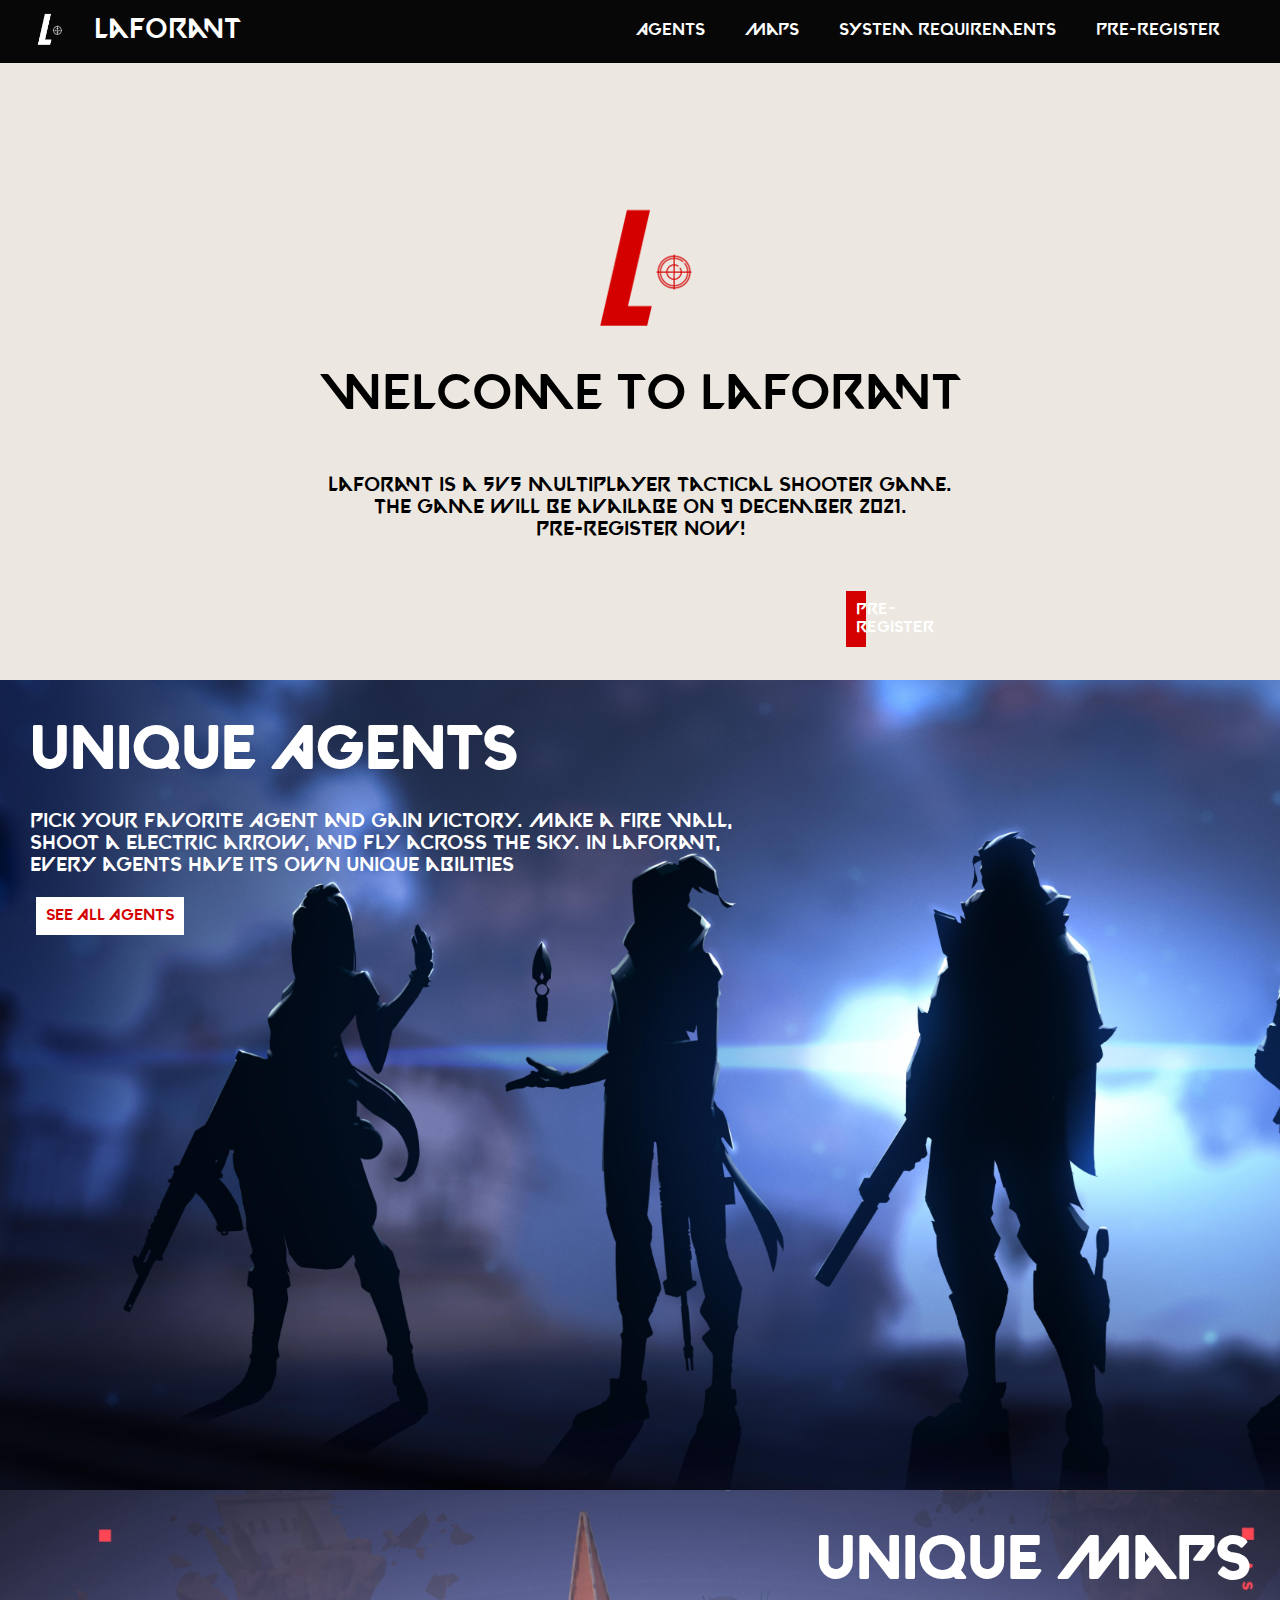
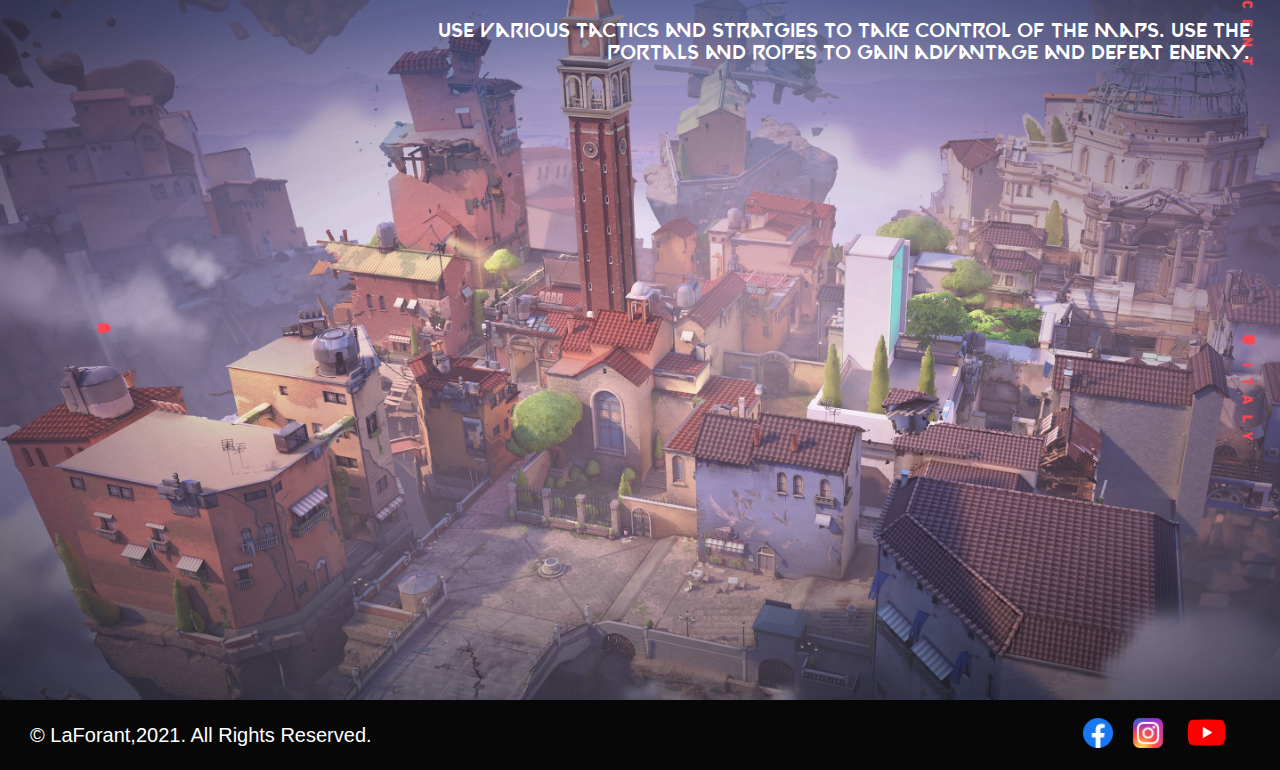
<file: Code/index.html>
<!DOCTYPE html>
<html lang="en">
<head>
    <meta charset="UTF-8">
    <meta http-equiv="X-UA-Compatible" content="IE=edge">
    <meta name="viewport" content="width=device-width, initial-scale=1.0">
    <title>LaForant</title>
    <link rel="stylesheet" href="style-home.css">
</head>
<body>
    <div id="header">
        <div id="kiri-header">
            <a href="index.html"><img id="logo" src="../assets/whitelogo.png" alt=""></a>
            <p>LaForant</p>
        </div>
        <div id="nav">
                <div class="dropdown">
                    <a href="agents.html">Agents</a>
                </div>
            
            <div class="dropdown" id="maps">
                <a href="maps.html">Maps</a>
                <div class="content">
                    <div class="dropdown-content"><a href="maps.html">Ascent</a></div>
                    <div class="dropdown-content"><a href="maps.html">Breeze</a></div>
                    <div class="dropdown-content"><a href="maps.html">Icebox</a></div>
                </div>
            </div>
            
            <div class="dropdown">
                <a href="specs.html">System Requirements</a>
            </div>
            
            <div class="dropdown">
                <a href="pre-reg.html">Pre-Register</a>
            </div>
            
        </div>
    </div>

    <div id="prev">
        <div id="prev-logo">
            <img src="../assets/logo.png" alt="">
        </div>
        <div id="prev-title">
            <p>Welcome to LaForant</p>
        </div>
        <div id="prev-con">
            <p>LaForant is a 5v5 multiplayer tactical shooter game.</p>
            <p>The game will be availabe on 9 December 2021.</p>
            <p>Pre-Register now!</p>
        </div>
        
        <a id="prev-button" href="pre-reg.html">PRE-REGISTER</a>
    </div>

    <div id="agents">
        <div id="agents-title">
            <p> <b> Unique Agents</b></p>
        </div>
        <div id="agents-content">
            <p>Pick your favorite Agent and gain victory. Make a Fire Wall,</p>
            <p>shoot a electric arrow, and fly across the sky. In LaForant,</p>
            <p>every agents have its own unique abilities</p>
        </div>
        
            <a id="agents-button" href="agents.html">See All Agents</a>
        
    </div>

    <div id="map">
        <div id="map-title">
            <p><b>Unique Maps</b></p>
        </div>

        <div id="map-content">
            <p>Use various tactics and stratgies to take control of the maps. Use the</p> 
            <p>portals and ropes to gain advantage and defeat enemy.</p>
        </div>
            <a id="map-button" href="maps.html">See All Maps</a>

    </div>

    <div id="footer">
        <div id="kiri-footer">
            <p>&copy; LaForant,2021. All Rights Reserved.</p>
        </div>

        <div id="kanan">
            <a href="https://facebook.com"><img id="fb" src="../assets/logo fb.png" alt=""></a> 
           <a href="https://instagram.com"><img id="ig" src="../assets/logo ig.png" alt=""></a> 
           <a href="https://youtube.com"><img id="yt" src="../assets/logo yt.png" alt=""></a> 
        </div>
    </div>
</body>
</html>
</file>
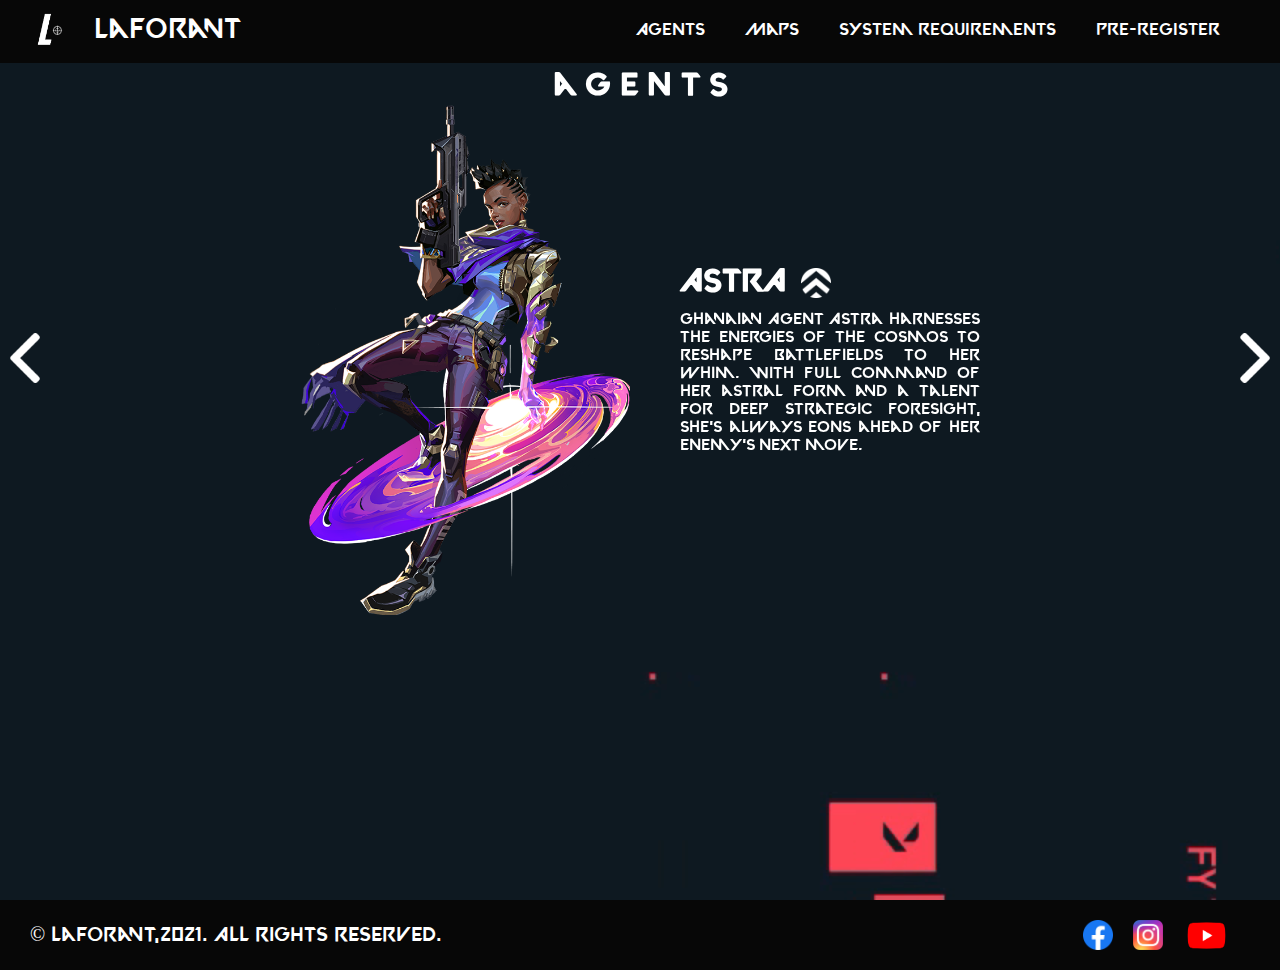
<file: Code/agents.html>
<!DOCTYPE html>
<html lang="en">
<head>
    <meta charset="UTF-8">
    <meta http-equiv="X-UA-Compatible" content="IE=edge">
    <meta name="viewport" content="width=device-width, initial-scale=1.0">
    <script src="https://code.jquery.com/jquery-3.5.1.min.js" integrity="sha256-9/aliU8dGd2tb6OSsuzixeV4y/faTqgFtohetphbbj0=" crossorigin="anonymous"></script>

    <title>Agents</title>
    <link rel="stylesheet" href="agents-styling.css">
</head>
<body>
    
    <div id="header">
        <div id="kiri-header">
            <a href="index.html"><img id="logo" src="../assets/whitelogo.png" alt=""></a>
            <p>LaForant</p>
        </div>
        <div id="nav">
                <div class="dropdown">
                    <a href="agents.html">Agents</a>
                </div>
            
            <div class="dropdown" id="maps">
                <a href="maps.html">Maps</a>
                <div class="content">
                    <div class="dropdown-content"><a href="maps.html">Ascent</a></div>
                    <div class="dropdown-content"><a href="maps.html">Breeze</a></div>
                    <div class="dropdown-content"><a href="maps.html">Icebox</a></div>
                </div>
            </div>
            
            <div class="dropdown">
                <a href="specs.html">System Requirements</a>
            </div>
            
            <div class="dropdown">
                <a href="pre-reg.html">Pre-Register</a>
            </div>
            
        </div>
    </div>

    <!-- <div class="container">

        <video autoplay muted loop id="agent-background videoPlayer" style="object-fit: cover;"  >
            <source src="../assets/edit-background.mp4"> 
        </video>
    </div> -->

    <div class="wrapper">

        <div id="agents-content-wrapper">
        
            <div class="agents-slider" id="initiator-agents">
    
                <div id="agents-mini-header">
                    <!-- <div class="prev-button slider-button-sizing">
                        <img src="../assets/left-arrow.png" alt="" width="30px" height="30px">
                    </div> -->
                    <h1>a g e n t s</h1>
                    <!-- <div class="next-button slider-button-sizing">
                        <img src="../assets/right-arrow.png" alt="" width="30px" height="30px">
                    </div> -->
                </div>
    
                <div class="slider-content">
                    <!-- <div class="container">
    
                        <video autoplay muted loop id="agent-background videoPlayer" width="100vw" height="auto"  >
                            <source src="../assets/edit-background.mp4"> 
                        </video>
                    </div> -->
                    <div id="show-agents-wrapper" class="show-agents-wrapper">
                        
                        <!-- back button -->
                        <div class="prev-button slider-button-sizing">
                            <img src="../assets/left-arrow.png" alt="" width="50px" height="50px">
                        </div>
    
                        <!-- Astra -->
                        <div id="" class="show-agents">
                            <div class="agents-picture" id="astra">
                                
                            </div>
                            <div class="agents-text-wrapper" >
                                <div class="agents-text-header">
                                    <h1>ASTRA</h1>
                                    <img src="../assets/Agents/Controller.png" alt="">
                                </div>
                                <div class="agents-text-desc">
                                    <p>
                                        Ghanaian Agent Astra harnesses the energies of the cosmos to reshape battlefields to her whim. With full command of her astral form and a talent for deep strategic foresight, she's always eons ahead of her enemy's next move.
                                    </p>
                                </div>
                                
                            </div>
                            
                        </div>
                        <!-- Breach -->
                        <div id="" class="show-agents">
                            <div class="agents-picture" id="breach">
                                
                            </div>
                            <div class="agents-text-wrapper" >
                                <div class="agents-text-header">
                                    <h1>BREACH</h1>
                                    <img src="../assets/Agents/Initiator.png" alt="">
                                </div>
                                <div class="agents-text-desc">
                                    <p>
                                        Breach, the bionic Swede, fires powerful, targeted kinetic blasts to aggressively clear a path through enemy ground. The damage and disruption he inflicts ensures no fight is ever fair.
                                    </p>
                                </div>
                                
                            </div>
                            
                        </div>
    
                        <!-- Brimstone -->
                        <div id="" class="show-agents">
                            <div class="agents-picture" id="brimstone">
                                
                            </div>
                            <div class="agents-text-wrapper" >
                                <div class="agents-text-header">
                                    <h1>BRIMSTONE</h1>
                                    <img src="../assets/Agents/Controller.png" alt="">
                                </div>
                                <div class="agents-text-desc">
                                    <p>
                                        Joining from the USA, Brimstone's orbital arsenal ensures his squad always has the advantage. His ability to deliver utility precisely and from a distance make him an unmatched boots-on-the-ground commander.                                </p>
                                </div>
                                
                            </div>
                            
                        </div>
                        <!-- Cypher -->
                        <div id="" class="show-agents">
                            <div class="agents-picture" id="cypher">
                                
                            </div>
                            <div class="agents-text-wrapper" >
                                <div class="agents-text-header">
                                    <h1>CYPHER</h1>
                                    <img src="../assets/Agents/Sentinel.png" alt="">
                                </div>
                                <div class="agents-text-desc">
                                    <p>
                                        The Moroccan information broker, Cypher is a one-man surveillance network who keeps tabs on the enemy's every move. No secret is safe. No maneuver goes unseen. Cypher is always watching.                                </p>
                                </div>
                                
                            </div>
                            
                        </div>
                        <!-- Jett -->
                        <div id="" class="show-agents">
                            <div class="agents-picture" id="jett">
                                
                            </div>
                            <div class="agents-text-wrapper" >
                                <div class="agents-text-header">
                                    <h1>JETT</h1>
                                    <img src="../assets/Agents/Duelist.png" alt="">
                                </div>
                                <div class="agents-text-desc">
                                    <p>
                                        Representing her home country of South Korea, Jett's agile and evasive fighting style lets her take risks no one else can. She runs circles around every skirmish, cutting enemies before they even know what hit them.                                
                                    </p>
                                </div>
                                
                            </div>
                            
                        </div>
                        <!-- Killjoy -->
                        <div id="" class="show-agents">
                            <div class="agents-picture" id="killjoy">
                                
                            </div>
                            <div class="agents-text-wrapper" >
                                <div class="agents-text-header">
                                    <h1>KILLJOY</h1>
                                    <img src="../assets/Agents/Sentinel.png" alt="">
                                </div>
                                <div class="agents-text-desc">
                                    <p>
                                        The genius of Germany. Killjoy secures the battlefield with ease using her arsenal of inventions. If the damage from her gear doesn't stop her enemies, her robots' debuff will help make short work of them.                                </p>
                                </div>
                                
                            </div>
                            
                        </div>
                        <!-- Omen -->
                        <div id="" class="show-agents">
                            <div class="agents-picture" id="omen">
                                
                            </div>
                            <div class="agents-text-wrapper" >
                                <div class="agents-text-header">
                                    <h1>OMEN</h1>
                                    <img src="../assets/Agents/Controller.png" alt="">
                                </div>
                                <div class="agents-text-desc">
                                    <p>
                                        A phantom of a memory, Omen hunts in the shadows. He renders enemies blind, teleports across the field, then lets paranoia take hold as his foe scrambles to learn where he might strike next.                                </p>
                                </div>
                                
                            </div>
                            
                        </div>
                        <!-- Phoenix -->
                        <div id="" class="show-agents">
                            <div class="agents-picture" id="phoenix">
                                
                            </div>
                            <div class="agents-text-wrapper" >
                                <div class="agents-text-header">
                                    <h1>PHOENIX</h1>
                                    <img src="../assets/Agents/Duelist.png" alt="">
                                </div>
                                <div class="agents-text-desc">
                                    <p>
                                        Hailing from the U.K., Phoenix's star power shines through in his fighting style, igniting the battlefield with flash and flare. Whether he's got backup or not, he'll rush into a fight on his own terms.                                </p>
                                </div>
                                
                            </div>
                            
                        </div>
                        <!-- Raze -->
                        <div id="" class="show-agents">
                            <div class="agents-picture" id="raze">
                                
                            </div>
                            <div class="agents-text-wrapper" >
                                <div class="agents-text-header">
                                    <h1>RAZE</h1>
                                    <img src="../assets/Agents/Duelist.png" alt="">
                                </div>
                                <div class="agents-text-desc">
                                    <p>
                                        Raze explodes out of Brazil with her big personality and big guns. With her blunt-force-trauma playstyle, she excels at flushing entrenched enemies and clearing tight spaces with a generous dose of “boom.”                                </p>
                                </div>
                                
                            </div>
                            
                        </div>
                        <!-- Reyna -->
                        <div id="" class="show-agents">
                            <div class="agents-picture" id="reyna">
                                
                            </div>
                            <div class="agents-text-wrapper" >
                                <div class="agents-text-header">
                                    <h1>REYNA</h1>
                                    <img src="../assets/Agents/Duelist.png" alt="">
                                </div>
                                <div class="agents-text-desc">
                                    <p>
                                        Forged in the heart of Mexico, Reyna dominates single combat, popping off with each kill she scores. Her capability is only limited by her raw skill, making her highly dependent on performance.                                </p>
                                </div>
                                
                            </div>
                            
                        </div>
                        <!-- Sage -->
                        <div id="" class="show-agents">
                            <div class="agents-picture" id="sage">
                                
                            </div>
                            <div class="agents-text-wrapper" >
                                <div class="agents-text-header">
                                    <h1>SAGE</h1>
                                    <img src="../assets/Agents/Sentinel.png" alt="">
                                </div>
                                <div class="agents-text-desc">
                                    <p>
                                        The stronghold of China, Sage creates safety for herself and her team wherever she goes. Able to revive fallen friends and stave off aggressive pushes, she provides a calm center to a hellish fight.                                
                                    </p>
                                </div>
                                
                            </div>
                            
                        </div>
                        <!-- Skye -->
                        <div id="" class="show-agents">
                            <div class="agents-picture" id="skye">
                                
                            </div>
                            <div class="agents-text-wrapper" >
                                <div class="agents-text-header">
                                    <h1>SKYE</h1>
                                    <img src="../assets/Agents/Initiator.png" alt="">
                                </div>
                                <div class="agents-text-desc">
                                    <p>
                                        Hailing from Australia, Skye and her band of beasts trail-blaze the way through hostile territory. With her creations hampering the enemy, and her power to heal others, the team is strongest and safest by Skye’s side.                                </p>
                                </div>
                                
                            </div>
                            
                        </div>
                        <!-- Sova -->
                        <div id="" class="show-agents">
                            <div class="agents-picture" id="sova">
                                
                            </div>
                            <div class="agents-text-wrapper" >
                                <div class="agents-text-header">
                                    <h1>SOVA</h1>
                                    <img src="../assets/Agents/Initiator.png" alt="">
                                </div>
                                <div class="agents-text-desc">
                                    <p>
                                        Born from the eternal winter of Russia's tundra, Sova tracks, finds, and eliminates enemies with ruthless efficiency and precision. His custom bow and incredible scouting abilities ensure that even if you run, you cannot hide.                                </p>
                                </div>
                                
                            </div>
                            
                        </div>
                        <!-- Viper -->
                        <div id="" class="show-agents">
                            <div class="agents-picture" id="viper">
                                
                            </div>
                            <div class="agents-text-wrapper" >
                                <div class="agents-text-header">
                                    <h1>VIPER</h1>
                                    <img src="../assets/Agents/Controller.png" alt="">
                                </div>
                                <div class="agents-text-desc">
                                    <p>
                                        The American chemist, Viper deploys an array of poisonous chemical devices to control the battlefield and cripple the enemy's vision. If the toxins don't kill her prey, her mind games surely will.                                </p>
                                </div>
                                
                            </div>
                            
                        </div>
                        <!-- Yoru -->
                        <div id="" class="show-agents">
                            <div class="agents-picture" id="yoru">
                                
                            </div>
                            <div class="agents-text-wrapper" >
                                <div class="agents-text-header">
                                    <h1>YORU</h1>
                                    <img src="../assets/Agents/Controller.png" alt="">
                                </div>
                                <div class="agents-text-desc">
                                    <p>
                                        Japanese native, Yoru, rips holes straight through reality to infiltrate enemy lines unseen. Using deception and aggression in equal measure, he gets the drop on each target before they know where to look.                                </p>
                                </div>
                                
                            </div>
                            
                        </div>
    
    
    
                        <!-- next button -->
                        <div class="next-button slider-button-sizing">
                            <img src="../assets/right-arrow.png" alt="" width="50px" height="50px">
                        </div>
                        
                    </div>
    
    
    
                </div>
    
                
            
            </div>
    
    
        </div>
        
        <video autoplay muted loop src="../assets/edit-background.mp4"></video>
    
        

    </div>
    
   


    <div id="footer">
        <div id="kiri-footer">
            <p>&copy; LaForant,2021. All Rights Reserved.</p>
        </div>

        <div id="kanan">
            <img id="fb" src="../assets/logo fb.png" alt="">
            <img id="ig" src="../assets/logo ig.png" alt="">
            <img id="yt" src="../assets/logo yt.png" alt="">
        </div>
    </div>
    <script src="agents.js"></script>

</body>
</html>
</file>
<file: Code/style-home.css>
@font-face {
    font-family: "valorant";
    src: url(../fonts/Valorant\ Font.ttf);
}

*{
    font-family: "valorant";
    margin: 0;
    padding: 0;
}

/*Header*/
#header{
    background-color:  #070707;
    display: flex;
    justify-content: space-between;

    width: 100%;
    position: fixed;
    z-index: 1;
}

#kiri-header{
    display: flex;
    justify-content: space-around;
    text-align: center;
    align-items: center;
    padding-left: 24px;
}

#kiri-header p{
    text-decoration: none;
    color: white;
    padding-left: 20px;
    font-size: 28px;
    font-family: valorant;
}

#nav{
    display: flex;
    justify-content: space-between;
    text-align: center;
    align-items: center;
    padding-right: 40px;
}


#logo{
    width: 30px;
    padding: 10px;
}

.dropdown a{
    text-decoration: none;
    color: white;
    padding: 20px 20px;
    font-size: 17px;
}

.dropdown{
    position: relative;
    display: flex;
}

.dropdown:hover{
    cursor: pointer;
    background-color: rgb(250, 52, 52);
}

.content{
    position: absolute;
    display: none;
    background-color: #070707;
    margin-top: 60px;
    padding-bottom: 8px;
}

.dropdown-content {
    display: flex;
    align-items: center;
}

.dropdown-content a{
    /* padding: 10px; */
    width: 90px;
    height: 20px;
}

.dropdown:hover .content{
    display: block;
    /* padding: 50px */
}

.dropdown .dropdown-content:hover {
    /* padding: 50px; */
    background-color: rgb(250, 52, 52);
}



/*Preview of Laforant*/
#prev{
    background-color: #ece8e1;
    display: flex;
    flex-direction: column;
    padding-top: 150px;
    padding-bottom: 33px;
}

#prev-logo{
    display: flex;
    size: 50px;
    align-items: center;
    justify-content: center;
    padding-top: 50px;
}

#prev-title{
    padding-top: 27px;
    padding-bottom: 50px;
}

#prev-title p{
    color: black;
    font-size: 50px;
    text-align: center;
}

#prev-con{
    padding-bottom: 50px;
}

#prev-con p{
    color: black;
    font-size: 20px;
    text-align: center;
}

#prev-button{
    display: inline-block;
    text-decoration: none;
    color: white;
    background-color: #d40000;
    text-align: center;
    padding: 10px;
    margin-left: 94vh;
    margin-right: 96vh;
}

/*Preview of Agents*/
#agents{
    background-image: url(../assets/preview-agents.jpg);
    background-size: cover;
    background-repeat: no-repeat;
    width: 100%;
    height: 90vh;
    justify-content: center;
    position: relative;
}

#agents-title p{
    color: white;
    font-size: 60px;
    padding-top: 40px;
    padding-left: 30px;
}

#agents-content{
    padding-top: 25px;
}

#agents-content p{
    color: white;
    padding-left: 30px;
    font-size: 20px;
}
#agents-button{
    display: inline-block;
    text-decoration: none;
    color: #d40000;
    background-color: white;
    text-align: center;
    padding: 10px;
    margin-left: 4vh;
    margin-right: 96vh;
    margin-top: 20px;
}

/*Preview Maps*/
#map{
    background-image: url(../assets/map.jpg);
    background-size: cover;
    background-repeat: no-repeat;
    width: 100%;
    height: 90vh;
    justify-content: center;
    position: relative;
}

#map-title{
    display: flex;
    justify-content: flex-end;
    color: white;
    font-size: 60px;
    padding-right: 30px;
    padding-top: 40px;
}

#map-content{
    padding-top: 25px;
}

#map-content p{
    display: flex;
    justify-content: flex-end;
    color: white;
    font-size: 20px;
    padding-right: 30px;
}

#map-button{
    display: inline-block;
    text-decoration: none;
    color: #d40000;
    background-color: white;
    text-align: center;
    padding: 10px;
    margin-top: 20px;
    margin-left: 188vh;
}

/*Footer*/
#footer{
    padding: 10px 0px;
    height: 50px;
    background-color: #070707;
    display: flex;
    justify-content: space-between;
}

#footer p{
    font-family: 'Gill Sans', 'Gill Sans MT', Calibri, 'Trebuchet MS', sans-serif;
}

#kiri-footer{
    display: flex;
    align-items: center;
    text-align: center;
    text-decoration: none;
    color: white;
    font-size: 20px;
    padding-left: 30px;
}

#kanan{
    display: flex;
    align-items: center;
    justify-content: space-between;
    padding-right: 50px;
}

#fb{
    width: 30px;
    padding-right: 20px;
}

#ig{
    width: 30px;
}

#yt{
    padding-left: 20px;
    width: 47px;
}
</file>
<file: Code/agents-styling.css>
@font-face {
    font-family: valorant;
    src: url('../fonts/valorant.ttf');
}

*{
    font-family: "valorant";
    margin: 0;
    padding: 0;
    
}

body {
    background-color: black;
}


/*Header*/
#header{
    background-color:  #070707;
    display: flex;
    justify-content: space-between;

    width: 100%;
    position: fixed;
    z-index: 1;
}

#kiri-header{
    display: flex;
    justify-content: space-around;
    text-align: center;
    align-items: center;
    padding-left: 24px;
}

#kiri-header p{
    text-decoration: none;
    color: white;
    padding-left: 20px;
    font-size: 28px;
    font-family: valorant;
}

#nav{
    display: flex;
    justify-content: space-between;
    text-align: center;
    align-items: center;
    padding-right: 40px;
}


#logo{
    width: 30px;
    padding: 10px;
}

.dropdown a{
    text-decoration: none;
    color: white;
    padding: 20px 20px;
    font-size: 17px;
}

.dropdown{
    position: relative;
    display: flex;
}

.dropdown:hover{
    cursor: pointer;
    background-color: rgb(250, 52, 52);
}

.content{
    position: absolute;
    display: none;
    background-color: #070707;
    margin-top: 60px;
    padding-bottom: 8px;
}

.dropdown-content {
    display: flex;
    align-items: center;
}

.dropdown-content a{
    /* padding: 10px; */
    width: 90px;
    height: 20px;
}

.dropdown:hover .content{
    display: block;
    /* padding: 50px */
}

.dropdown .dropdown-content:hover {
    /* padding: 50px; */
    background-color: rgb(250, 52, 52);
}



/*Footer*/
#footer{
    padding: 10px 0px;
    height: 50px;
    background-color: #070707;
    display: flex;
    justify-content: space-between;
}

#kiri-footer{
    display: flex;
    align-items: center;
    text-align: center;
    text-decoration: none;
    color: white;
    font-size: 20px;
    padding-left: 30px;
}

#kanan{
    display: flex;
    align-items: center;
    justify-content: space-between;
    padding-right: 50px;
}

#fb{
    width: 30px;
    padding-right: 20px;
}

#ig{
    width: 30px;
}

#yt{
    padding-left: 20px;
    width: 47px;
}

#agents-content-wrapper {
    width: 100%;
    padding-top: 70px;
    position: absolute;
}

#agents-mini-header{
    display: flex;
    flex-direction: row;
    justify-content: center;
    font-family: valorant;
    color: white;
    align-items: center;
    
}

/* .container {
    width: 100%;
    height: 100%;
    position: relative;
    padding:0;
    margin:0;
    left: 0px;
    top: 0px;
    z-index: -1000;
    overflow:hidden;
    object-fit: cover;

    }
    
#videoPlayer {
    min-width:100%; 
    position:absolute;
    bottom:0;
    right:0;
    } */

    .wrapper {
        width:100%;
        height:100vh;
        /* overflow: hidden; */
        z-index: -10;
        position: relative;
      }
  
      .wrapper video {
        /*object-fit: contain;*/
  /*       object-fit: fill; */
        object-fit: cover;
        width:100%;
        height:100%;
        z-index: -5;
      }


.slider-content{
    /* width: 100%; */
    height: auto;
}

.agents-text-header {
    display: flex;
    flex-direction: row;
    align-items: center;

    margin-bottom: 10px;
}

.agents-text-header img {
    width: 30px;
    height: 30px;
}

.agents-text-header h1{
    font-family: valorant;
    margin-right: 15px;
}

.show-agents{
    width: 100%;
    display: flex;
    flex-direction: row;
    justify-content: center;
}

.agents-text-wrapper {
    margin-left: 50px;
    display: flex;
    flex-direction: column;
    color: white;
    justify-content: center;
}

.agents-text-desc {
    width: 300px;
    height: auto;
    max-height: 300px;
    text-align: justify;
}

.agents-picture {
    width: 330px;
    height: 510px;
    background-size: cover;
    /* background-repeat: no-repeat; */
    float: right;
}

.show-agents-wrapper{
    display: flex;
    justify-content: center;
    align-items: center;
}

#astra {
    background-image: url(../assets/Agents/astra.png);
}

#breach {
    background-image: url(../assets/Agents/breach.png);
}

#brimstone {
    background-image: url(../assets/Agents/brimstone.png);
}

#omen {
    background-image: url(../assets/Agents/omen.png);
}

#viper {
    background-image: url(../assets/Agents/viper.png);
}

#skye {
    background-image: url(../assets/Agents/skye.png);
}

#sova {
    background-image: url(../assets/Agents/sova.png);
}

#jett {
    background-image: url(../assets/Agents/jett.png);
}

#raze {
    background-image: url(../assets/Agents/raze.png);
}

#reyna {
    background-image: url(../assets/Agents/reyna.png);
}

#yoru {
    background-image: url(../assets/Agents/yoru);
}

#sage {
    background-image: url(../assets/Agents/sage.png);
}

#cypher {
    background-image: url(../assets/Agents/cypher.png);
}

#killjoy {
    background-image: url(../assets/Agents/killjoy.png);
}

#phoenix {
    background-image: url(../assets/Agents/phoenix.png);
}

#yoru {
    background-image: url(../assets/Agents/yoru.png);
}

#next {
    background-color: black;
}
</file>
